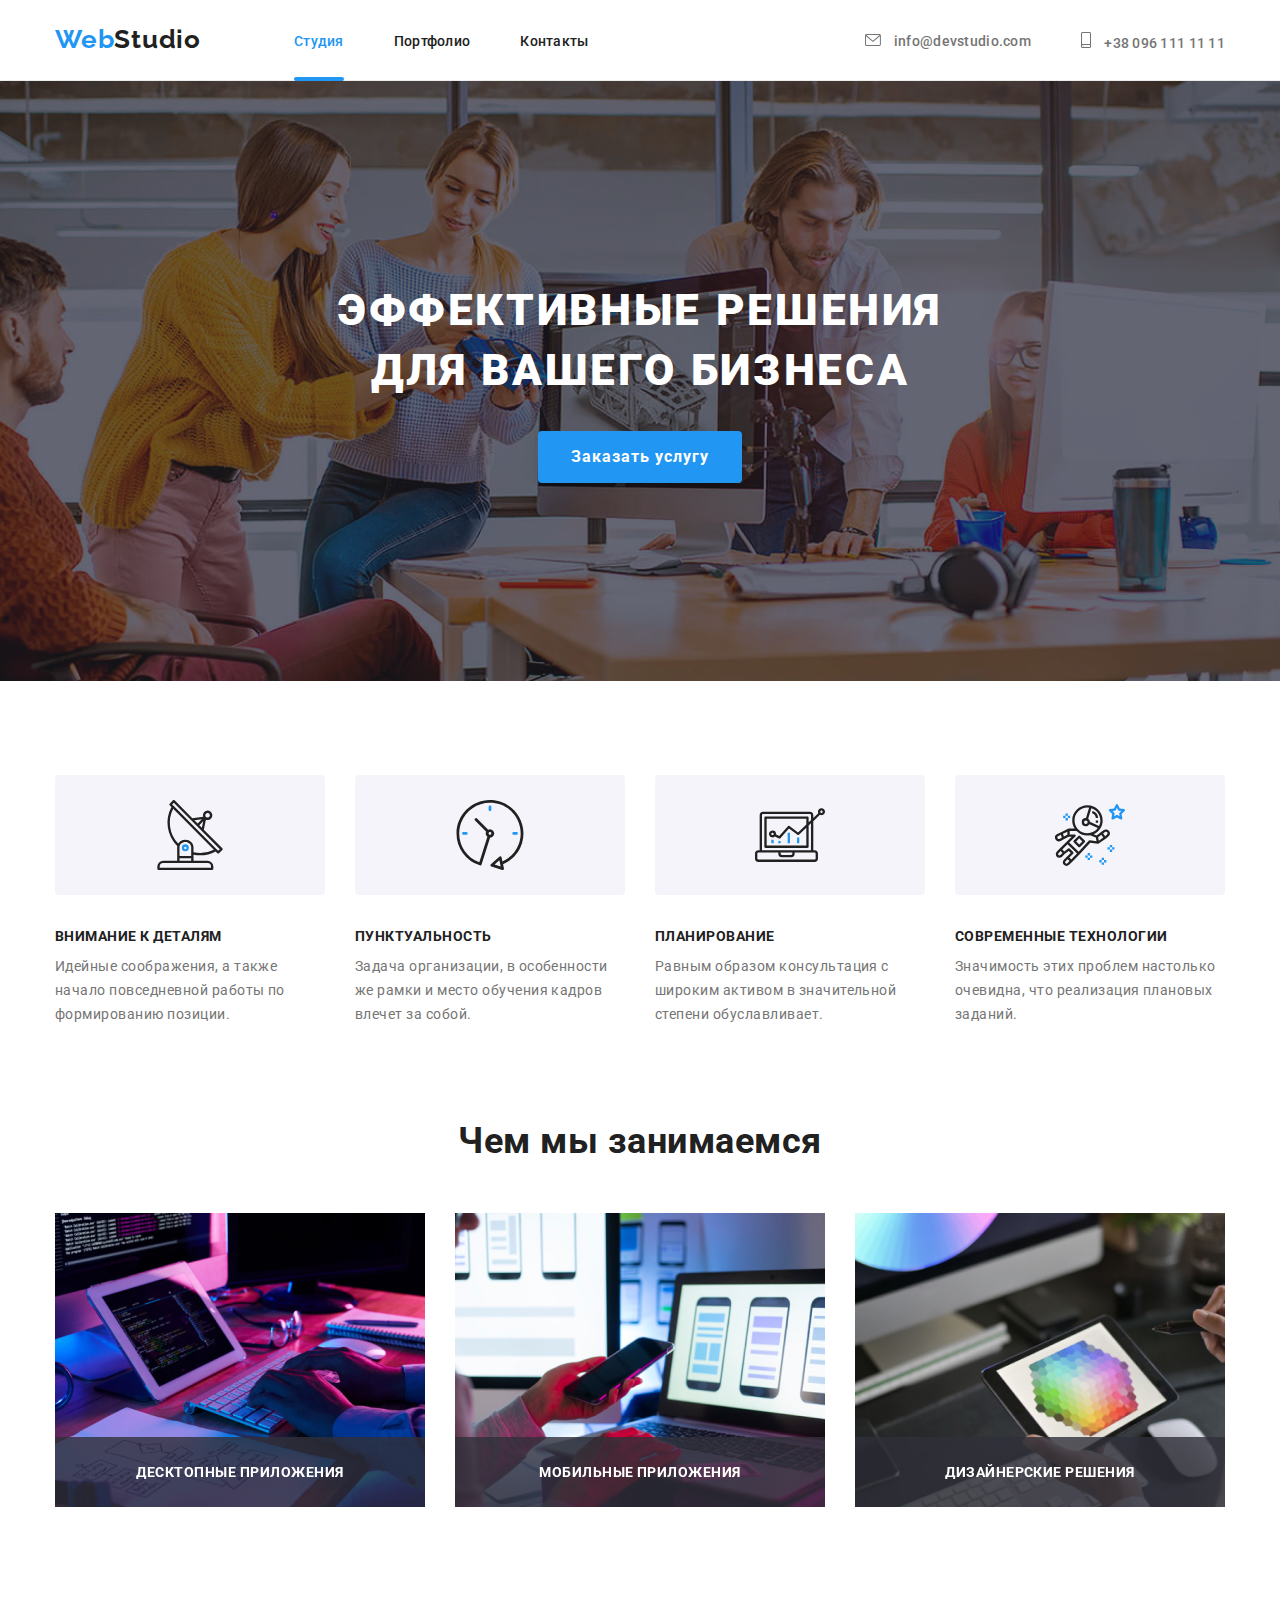
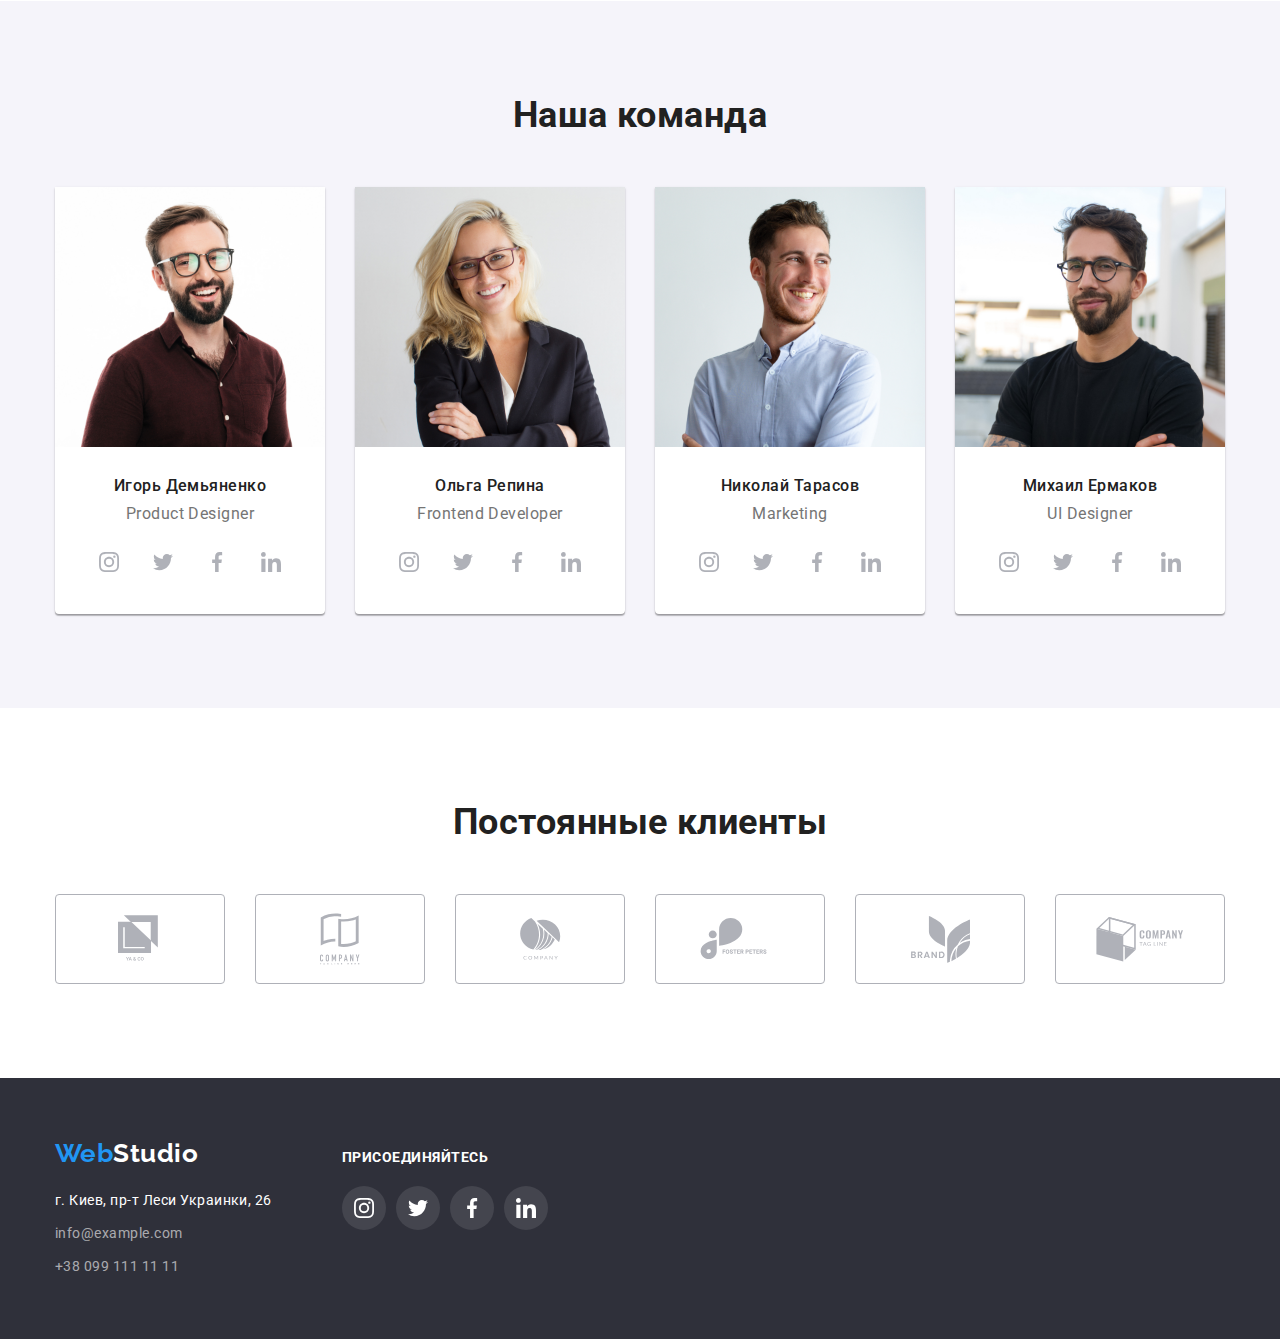
<file: index.html>
<!DOCTYPE html>
<html lang="ru">
<head>
    <meta charset="UTF-8">
    <meta name="viewport" content="width=device-width, initial-scale=1.0">
    <title> Главная | Web Studio</title>
    <link rel="preconnect" href="https://fonts.gstatic.com">
    <link href="https://fonts.googleapis.com/css2?family=Raleway:wght@700&family=Roboto:wght@400;500;700;900&display=swap" rel="stylesheet">
    <link rel="stylesheet" href="https://cdnjs.cloudflare.com/ajax/libs/modern-normalize/1.0.0/modern-normalize.min.css">
    <link rel="stylesheet" href="./css/styles.css">    
</head>


<body>

    <!--шапка сайта-->
 <header class="header">
   <div class="container flex">
     <nav class="nav-site">
        <a 
          href="./index.html">  
          <span class="logo">Web</span>Studio
       </a>

       <ul class="block-links flex list">
          <li class="nav-site-link ">
            <a class="studio link current " href="./index.html" >
               Студия
            </a> 
          </li>
   
          <li class="nav-site-link">
            <a class="link" href="./portfolio.html" >
              Портфолио
            </a>
         </li>

         <li class="nav-site-link">
            <a class="link" href="" >
               Контакты
            </a>
          </li>
       </ul>
     </nav>

     <ul class="block-contacts flex list">
        <li class="contacts-item">
            <a class="contacts link" 
            href="mailto:info@devstudio.com"> 
            <svg class="contacts-icon" width="16" height="12">
              <use href="./img/sprite.svg#icon-envelope"></use>
            </svg>
            info@devstudio.com   
          </a> 
        </li>   
        <li class="contacts-item mobile">
            <a class="contacts link" 
              href="tel:+380961111111">
              <svg class="contacts-icon" width="10" height="16">
                <use href="./img/sprite.svg#icon-smartphone"></use>
              </svg>
              +38 096 111 11 11
           </a>
        </li>
     </ul>
   </div> 
 </header>

 <main>
    <!--заказ услуги-->
    <section class="service-container background">
        <div class="container">
          <h1 class="service-title" >Эффективные решения <br> для вашего бизнеса</h1>
          <button class="button first" type="button" data-modal-open>Заказать услугу</button>
        </div>

    <!-- Модальное окно -->
    <div class="backdrop is-hidden" data-modal> 
      <div class="modal"> 
        <button class="modal-close" data-modal-close>
        <svg width="18px" height="18px">
          <use href="./img/sprite.svg#icon-close-black-18dp"></use>
        </svg>
        </button>
      </div>
    </div>
        


    </section>




    <!--мягкие навыки-->
    <section class="softskills">
      <div class="container">
        <h2 hidden> мы гарантируем </h2> 
        <ul class="flex list">
            <li class="softskill-item antenna">
              <h3 class="softskills-titles">Внимание к деталям</h3>
              <p class="softskills-text">Идейные соображения, а также начало повседневной работы по формированию позиции.</p>
            </li>
        

            <li class="softskill-item clock">
              <h3 class="softskills-titles">Пунктуальность</h3>
              <p class="softskills-text">Задача организации, в особенности же рамки и место обучения кадров влечет за собой.</p>
           </li>

        
           <li class="softskill-item diagram">
              <h3 class="softskills-titles">Планирование</h3>
              <p class="softskills-text">Равным образом консультация с широким активом в значительной степени обуславливает.</p>
          </li>

          <li class="softskill-item astronaut">
             <h3 class="softskills-titles">Современные технологии</h3>
             <p class="softskills-text">Значимость этих проблем настолько очевидна, что реализация плановых заданий.</p>
         </li>
       </ul>
     </div>
   </section>
   
   <!--Чем мы занимаемся-->
   <section class="activity-container">
    <div class="container">
        <h2 class="title">Чем мы занимаемся</h2>

        <ul class="flex list">
            <li class="activity-container-item">
               <img class="img" src="./img/img.jpg" alt="програмирование" width="370">
               <p class="activity-container-text">Десктопные приложения</p>
            </li>

           <li class="activity-container-item">
               <img src="./img/img2.jpg" alt="разработка мобильных приложений" width="370">
               <p class="activity-container-text">Мобильные приложения</p>
           </li>

           <li class="activity-container-item">
               <img src="./img/img3.jpg" alt="веб дизайн" width="370"> 
               <p class="activity-container-text">Дизайнерские решения</p>
           </li>
        </ul>
    </div>
   </section>

   <!--Список участников команды-->
   <section class="team">
     <div class="container">
         <h2 class="title"> Наша команда </h2>
         <ul class="team-img list">
            <li class="team-item"> 
              <img src="./img/igor.jpg" alt="Product Designer" width="270">

              <div class="team-text">
                <h3 class="team-members">Игорь Демьяненко</h3>
                <p class="specialty">Product Designer</p>

                <ul class="social-links list">
                  <li class="social-links-item">
                    <a href="" class="item-link">
                      <svg class="social-links-icon" width="20px" height="20px">
                        <use href="./img/sprite.svg#icon-instagram"> </use>
                      </svg>
                    </a>
                  </li>

                  <li class="social-links-item">
                    <a href="" class="item-link"> 
                      <svg class="social-links-icon" width="20px" height="20px">
                        <use href="./img/sprite.svg#icon-twitter"> </use>
                      </svg>
                    </a>
                  </li>
                  <li class="social-links-item">
                    <a href="" class="item-link">
                      <svg class="social-links-icon" width="20px" height="20px">
                        <use href="./img/sprite.svg#icon-fb"> </use>
                      </svg>
                    </a>
                  </li>

                  <li class="social-links-item">
                    <a href="" class="item-link">
                      <svg class="social-links-icon" width="20px" height="20px">
                        <use href="./img/sprite.svg#icon-in"> </use>
                      </svg>
                    </a>
                  </li> 
                </ul>
              </div>
           </li>

           <li class="team-item"> 
             
              <img src="./img/olga.jpg" alt="Frontend Developer" width="270">

              <div class="team-text">
                <h3 class="team-members">Ольга Репина </h3>
                <p class="specialty">Frontend Developer</p>
                
                <ul class="social-links list">
                  <li class="social-links-item">
                    <a href="" class="item-link">
                    <svg class="social-links-icon" width="20px" height="20px">
                      <use href="./img/sprite.svg#icon-instagram"> </use>
                    </svg>
                   </a>
                  </li>

                  <li class="social-links-item">
                    <a href="" class="item-link"> 
                      <svg class="social-links-icon" width="20px" height="20px">
                      <use href="./img/sprite.svg#icon-twitter"> </use>
                      </svg>
                    </a>
                  </li>

                  <li class="social-links-item">
                    <a href="" class="item-link">
                    <svg class="social-links-icon" width="20px" height="20px">
                      <use href="./img/sprite.svg#icon-fb"> </use>
                    </svg>
                   </a>
                  </li>

                  <li class="social-links-item">
                    <a href="" class="item-link">
                    <svg class="social-links-icon" width="20px" height="20px">
                      <use href="./img/sprite.svg#icon-in"> </use>
                    </svg>
                   </a>
                  </li> 
               </ul>
              </div>

           </li>
           <li class="team-item"> 
              <img src="./img/Nikolay.jpg" alt="Marketing" width="270">
              <div class="team-text">
                <h3 class="team-members">Николай Тарасов</h3>
                <p class="specialty">Marketing</p>
                <ul class="social-links list">
                  <li class="social-links-item">
                    <a href="" class="item-link">
                    <svg class="social-links-icon" width="20px" height="20px">
                      <use href="./img/sprite.svg#icon-instagram"> </use>
                    </svg>
                   </a>
                  </li>

                  <li class="social-links-item">
                    <a href="" class="item-link"> 
                      <svg class="social-links-icon" width="20px" height="20px">
                      <use href="./img/sprite.svg#icon-twitter"> </use>
                      </svg>
                    </a>
                  </li>
                  <li class="social-links-item">
                    <a href="" class="item-link">
                    <svg class="social-links-icon" width="20px" height="20px">
                      <use href="./img/sprite.svg#icon-fb"> </use>
                    </svg>
                   </a>
                  </li>
                  <li class="social-links-item">
                    <a href="" class="item-link">
                    <svg class="social-links-icon" width="20px" height="20px">
                      <use href="./img/sprite.svg#icon-in"> </use>
                    </svg>
                   </a>
                  </li> 
               </ul>
              </div>
           </li>
           <li class="team-item"> 
              <img src="./img/mihail.jpg" alt="Marketing" width="270">
              <div class="team-text">
                <h3 class="team-members">Михаил Ермаков</h3>
                <p class="specialty">UI Designer</p>
                <ul class="social-links list">
                  <li class="social-links-item">
                    <a href="" class="item-link">
                    <svg class="social-links-icon" width="20px" height="20px">
                      <use href="./img/sprite.svg#icon-instagram"> </use>
                    </svg>
                   </a>
                  </li>

                  <li class="social-links-item">
                    <a href="" class="item-link"> 
                      <svg class="social-links-icon" width="20px" height="20px">
                      <use href="./img/sprite.svg#icon-twitter"> </use>
                      </svg>
                    </a>
                  </li>
                  <li class="social-links-item">
                    <a href="" class="item-link">
                    <svg class="social-links-icon" width="20px" height="20px">
                      <use href="./img/sprite.svg#icon-fb"> </use>
                    </svg>
                   </a>
                  </li>
                  <li class="social-links-item">
                    <a href="" class="item-link">
                    <svg class="social-links-icon" width="20px" height="20px">
                      <use href="./img/sprite.svg#icon-in"> </use>
                    </svg>
                   </a>
                  </li> 
               </ul>
              </div>
           </li>  
         </ul>
     </div>
   </section>

   <section class="clients"> 
      <div class="container">
         <h2 class="title">Постоянные клиенты</h2>
         <ul class="clients-list list">
           <li class="clients-item">
            <a href="" class="clients-item-link">
              <svg class="clients-item-icon" width="44" height="49" >
                <use href="./img/sprite.svg#icon-logo1"></use>
              </svg>
            </a>
           </li>
           <li class="clients-item">
             <a href="" class="clients-item-link">
               <svg class="clients-item-icon" width="40" height="52">
                 <use href="./img/sprite.svg#icon-logo2"></use>
               </svg>
             </a>                    
           </li>
           <li class="clients-item">
             <a href="" class="clients-item-link">
               <svg class="clients-item-icon" width="41" height="42">
                 <use href="./img/sprite.svg#icon-logo3"></use>
               </svg>
             </a>
           </li>
           <li class="clients-item">
             <a href="" class="clients-item-link">
               <svg class="clients-item-icon" width="80" height="42">
                 <use href="./img/sprite.svg#icon-logo4"></use>
               </svg>
             </a>
           </li>
           <li class="clients-item">
             <a href="" class="clients-item-link">
               <svg class="clients-item-icon" width="59" height="47">
                 <use href="./img/sprite.svg#icon-logo5"></use>
               </svg>
             </a>
           </li>
           <li class="clients-item">
             <a href="" class="clients-item-link">
               <svg class="clients-item-icon" width="88" height="45">
                 <use href="./img/sprite.svg#icon-logo6"></use>
               </svg>
             </a>
           </li>
         </ul>
      </div>
   </section>
</main>

     <!--Футер-->
  <footer>

    <div class="container">

     <div class="adress-block">
       <a class="footer-logo" href="./index.html"><span class="logo">Web</span>Studio</a>

       <address> 
            г. Киев, пр-т Леси Украинки, 26 <br />
        
           
         <ul class="adress-contacts list">
             <li class="adress-item">
              <a href="mailto:info@example.com">info@example.com</a> <br />
            </li> 
            <li class="adress-item">
              <a href="tel:+380991111111">+38 099 111 11 11</a>
            </li> 
         </ul>
       </address>
     </div>

     <div class="join-block">
        <p class="join-block-element">присоединяйтесь</p>
        <ul class="joinblock-social-list list">
          <li class="social-links-item">
            <a href="" class="item-link">
              <svg class="social-links-icon" width="20px" height="20px">
                <use href="./img/sprite.svg#icon-instagram"> </use>
              </svg>
            </a>
          </li>

          <li class="social-links-item">
            <a href="" class="item-link"> 
              <svg class="social-links-icon" width="20px" height="20px">
                <use href="./img/sprite.svg#icon-twitter"> </use>
              </svg>
            </a>
          </li>
          <li class="social-links-item">
            <a href="" class="item-link">
              <svg class="social-links-icon" width="20px" height="20px">
                <use href="./img/sprite.svg#icon-fb"> </use>
              </svg>
            </a>
          </li>
          <li class="social-links-item">
             <a href="" class="item-link">
               <svg class="social-links-icon" width="20px" height="20px">
                 <use href="./img/sprite.svg#icon-in"> </use>
               </svg>
             </a>
           </li> 
         </ul>
      </div>

    </div>
  </footer>

<script src="./js/modal.js"></script>

</body>
</html>
</file>
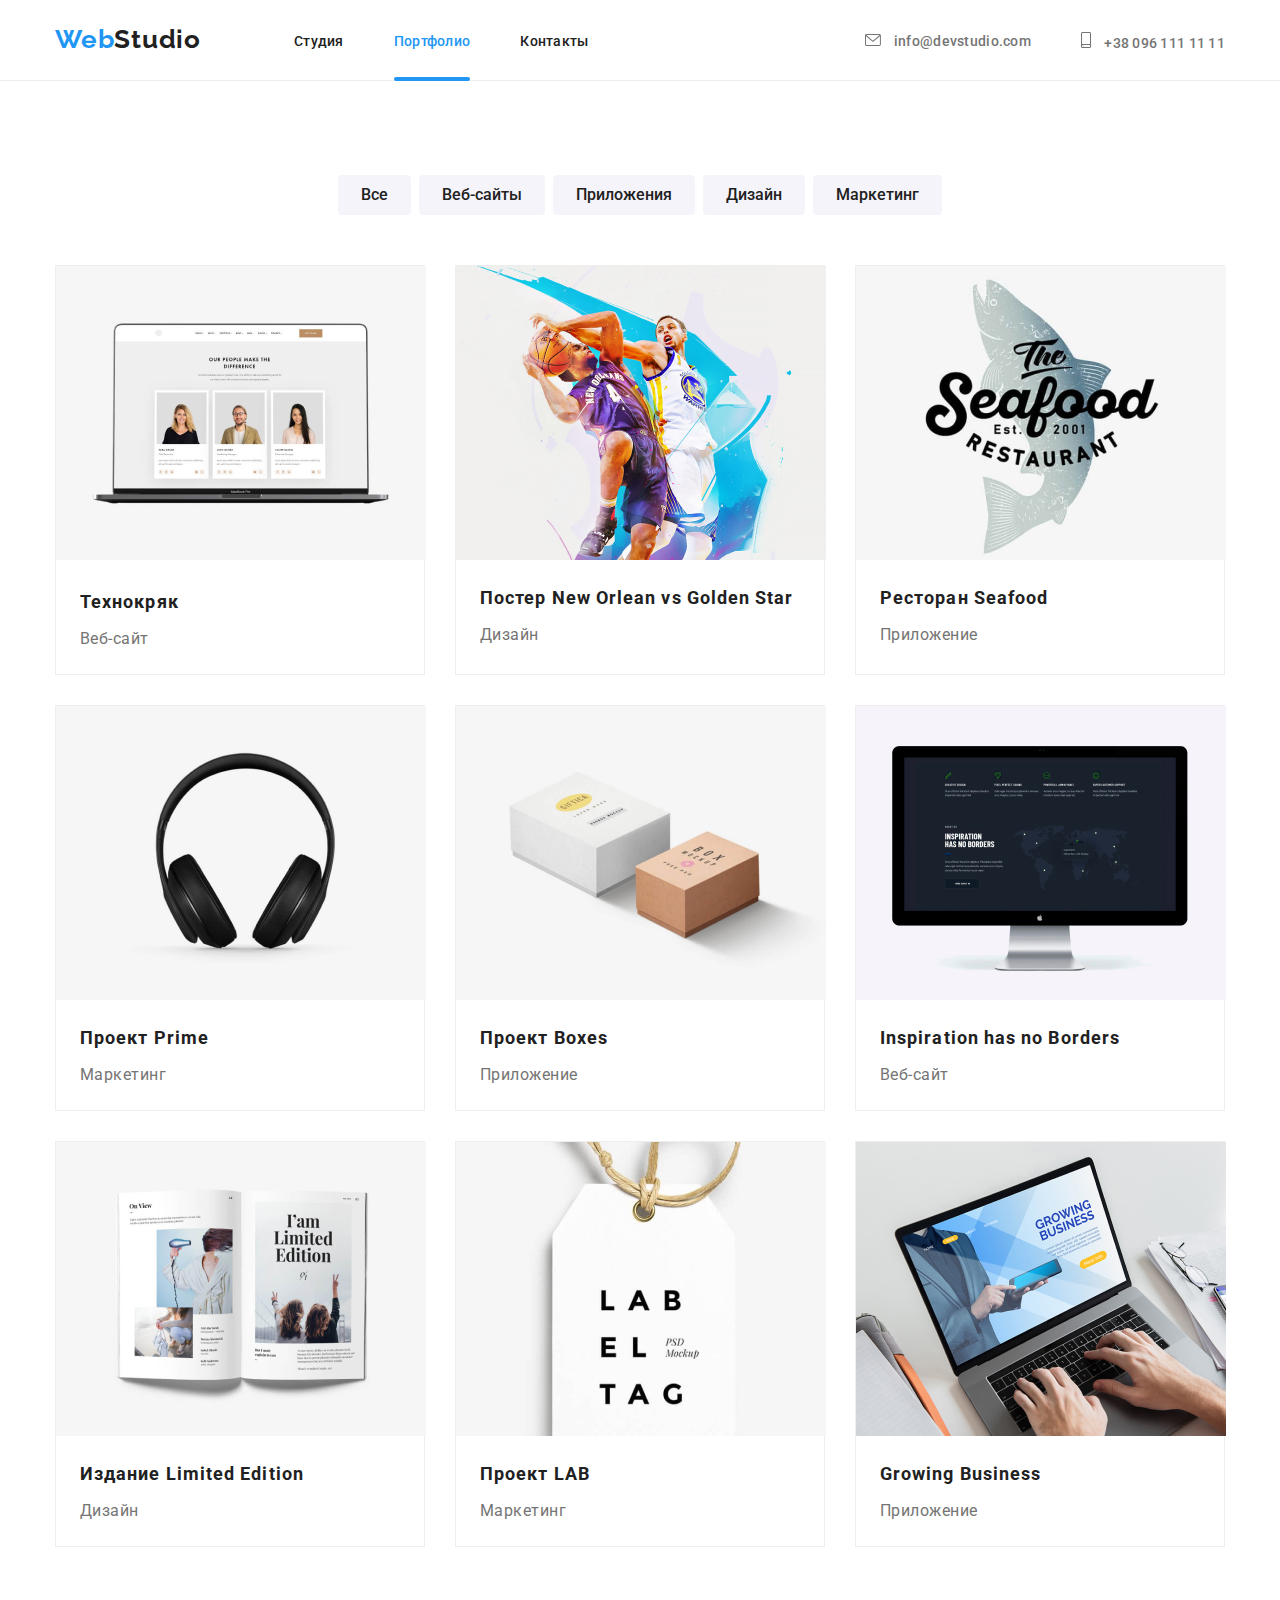
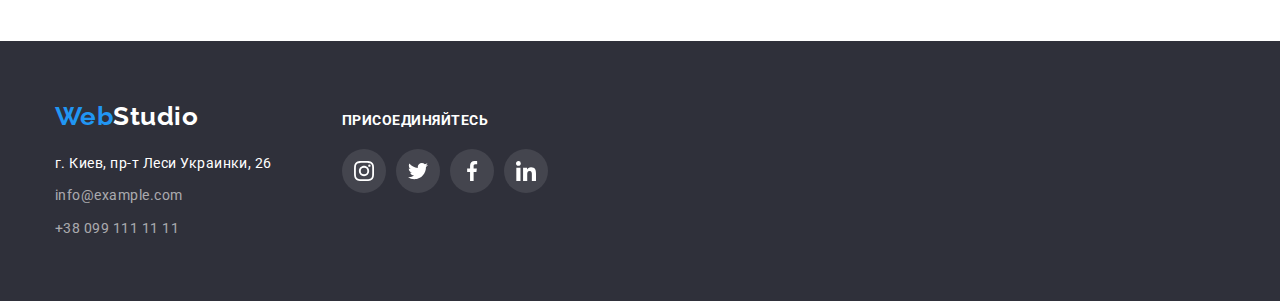
<file: portfolio.html>
<!DOCTYPE html>
<html lang="ru">
  <head>
    <meta charset="UTF-8" />
    <meta name="viewport" content="width=device-width, initial-scale=1.0" />
    <title>Портфолио | Web Studio</title>
    <link rel="preconnect" href="https://fonts.gstatic.com" />
    <link
      href="https://fonts.googleapis.com/css2?family=Raleway:wght@700&family=Roboto:wght@400;500;700;900&display=swap"
      rel="stylesheet"
    />
    <link rel="stylesheet" href="./css/styles.css" />
  </head>

  <body>
    <!--шапка сайта-->
    <header class="header">
      <div class="container flex">
        <nav class="nav-site">
          <a href="./index.html"> <span class="logo">Web</span>Studio </a>

          <ul class="block-links flex list">
            <li class="nav-site-link">
              <a class="link" href="./index.html"> Студия </a>
            </li>

            <li class="nav-site-link ">
              <a class="portfolio link current" href="./portfolio.html"> Портфолио </a>
            </li>

            <li class="nav-site-link">
              <a class="link" href=""> Контакты </a>
            </li>
          </ul>
        </nav>

        <ul class="block-contacts flex list">
          <li class="contacts-item">
            <a class="contacts link" 
            href="mailto:info@devstudio.com"> 
            <svg class="contacts-icon" width="16" height="12">
              <use href="./img/sprite.svg#icon-envelope"></use>
            </svg>
            info@devstudio.com   
          </a> 
        </li>   
        <li class="contacts-item mobile">
            <a class="contacts link" 
              href="tel:+380961111111">
              <svg class="contacts-icon" width="10" height="16">
                <use href="./img/sprite.svg#icon-smartphone"></use>
              </svg>
              +38 096 111 11 11
           </a>
          </li>
        </ul>
      </div>
    </header>

    <!--основной контент-->
    <main>
      <section class="offers">
        <div class="container">
          <h1 hidden>Наши работы</h1>

          <!--кнопки фильтров-->
          <ul class="offers-btn list flex">
            <li class="offers-btn-item">
              <button class="button second" type="button">Все</button>
            </li>
            <li class="offers-btn-item">
              <button class="button second" type="button">Веб-сайты</button>
            </li>
            <li class="offers-btn-item">
              <button class="button second" type="button">Приложения</button>
            </li>
            <li class="offers-btn-item">
              <button class="button second" type="button">Дизайн</button>
            </li>
            <li class="offers-btn-item">
              <button class="button second" type="button">Маркетинг</button>
            </li>
          </ul>

          <!--список предложений-->

          <ul class="offers-page list">
            <li class="offers-page-element">
                <a href="#" class="offers-page-link">

                  <div class="offers-thumb">
                    <img class="offers-img"
                      src="./img/tehnokryak.jpg"
                      alt="веб-сайт технокряк"
                      width="370"
                    />

                    <div class="offers-overlay">
                    <p class="offers-overlay-text">
                      Технокряк это современная площадка распространения коронавируса. Компании используют эту платформу для цифрового шпионажа и атак на защищённые сервера конкурентов.
                    </p>
                   </div>
                 </div> 

                <div class="offers-text">
                  <h2>Технокряк</h2>
                  <p>Веб-сайт</p>
                </div>
              </a>
            </li>

            <li class="offers-page-element">
              <a href="" class="offers-page-link">
                <img
                  src="./img/neworlean.jpg"
                  alt="Постер New Orlean vs Golden Star"
                  width="370"
                />
                <div class="offers-text">
                  <h2>Постер New Orlean vs Golden Star</h2>
                  <p>Дизайн</p>
                </div>
              </a>
            </li>

            <li class="offers-page-element">
              <a href="" class="offers-page-link">
                <img
                  src="./img/seafood.jpg"
                  alt="Ресторан Seafood"
                  width="370"
                />
                <div class="offers-text">
                  <h2>Ресторан Seafood</h2>
                  <p>Приложение</p>
                </div>
              </a>
            </li>

            <li class="offers-page-element">
              <a href="" class="offers-page-link">
                <img
                  src="./img/project-prime.jpg"
                  alt="Проект Prime"
                  width="370"
                />
                <div class="offers-text">
                  <h2>Проект Prime</h2>
                  <p>Маркетинг</p>
                </div>
              </a>
            </li>

            <li class="offers-page-element">
              <a href="" class="offers-page-link">
                <img
                  src="./img/project-boxes.jpg"
                  alt="Проект Boxes"
                  width="370"
                />
                <div class="offers-text">
                  <h2>Проект Boxes</h2>
                  <p>Приложение</p>
                </div>
              </a>
            </li>

            <li class="offers-page-element">
              <a href="" class="offers-page-link">
                <img
                  src="./img/insperation.jpg"
                  alt="Inspiration has no Borders"
                  width="370"
                />
                <div class="offers-text">
                  <h2>Inspiration has no Borders</h2>
                  <p>Веб-сайт</p>
                </div>
              </a>
            </li>

            <li class="offers-page-element">
              <a href="" class="offers-page-link">
                <img
                  src="./img/limited-edition.jpg"
                  alt="Издание Limited Edition"
                  width="370"
                />
                <div class="offers-text">
                  <h2>Издание Limited Edition</h2>
                  <p>Дизайн</p>
                </div>
              </a>
            </li>

            <li class="offers-page-element">
              <a href="" class="offers-page-link">
                <img src="./img/project-lab.jpg" alt="Проект LAB" width="370" />
                <div class="offers-text">
                  <h2>Проект LAB</h2>
                  <p>Маркетинг</p>
                </div>
              </a>
            </li>

            <li class="offers-page-element">
              <a href="" class="offers-page-link">
                <img
                  src="./img/growing-business.jpg"
                  alt="Growing Business"
                  width="370"
                />
                <div class="offers-text">
                  <h2>Growing Business</h2>
                  <p>Приложение</p>
                </div>
              </a>
            </li>
          </ul>
        </div>
      </section>
    </main>

    <!--Футер-->
    <footer>

      <div class="container">
  
       <div class="adress-block">
         <a class="footer-logo" href="./index.html"><span class="logo">Web</span>Studio</a>
  
         <address> 
              г. Киев, пр-т Леси Украинки, 26 <br />
          
             
           <ul class="adress-contacts list">
               <li class="adress-item">
                <a href="mailto:info@example.com">info@example.com</a> <br />
              </li> 
              <li class="adress-item">
                <a href="tel:+380991111111">+38 099 111 11 11</a>
              </li> 
           </ul>
         </address>
       </div>
  
       <div class="join-block">
          <p class="join-block-element">присоединяйтесь</p>
          <ul class="joinblock-social-list list">
            <li class="social-links-item">
              <a href="" class="item-link">
                <svg class="social-links-icon" width="20px" height="20px">
                  <use href="./img/sprite.svg#icon-instagram"> </use>
                </svg>
              </a>
            </li>
  
            <li class="social-links-item">
              <a href="" class="item-link"> 
                <svg class="social-links-icon" width="20px" height="20px">
                  <use href="./img/sprite.svg#icon-twitter"> </use>
                </svg>
              </a>
            </li>
            <li class="social-links-item">
              <a href="" class="item-link">
                <svg class="social-links-icon" width="20px" height="20px">
                  <use href="./img/sprite.svg#icon-fb"> </use>
                </svg>
              </a>
            </li>
            <li class="social-links-item">
               <a href="" class="item-link">
                 <svg class="social-links-icon" width="20px" height="20px">
                   <use href="./img/sprite.svg#icon-in"> </use>
                 </svg>
               </a>
             </li> 
           </ul>
        </div>
  
      </div>
    </footer>
  </body>
</html>
</file>
<file: css/styles.css>
html {
  box-sizing: border-box;
}

*,
*::before,
*::after {
  box-sizing: border-box;
}

:root {
  --primary-text-color: #212121;
  --accent-color: #2196f3;
  --second-text-color: #757575;
  --primary-bg-color: #f5f4fa;
  --medium-bg-color: #e5e5e5;
  --dark-bg-color: #2f303a;
  --transparent-color: rgba(255, 255, 255, 0.6);
  --white-color: #ffffff;
}

/* основной цвет текста #212121 */
/* цвет вторичного текста #757575  */
/* цвет акцента #2196F3 */
/* темный цвет фона #2F303A */
/* светлый цвет фона #E5E5E5 */
/* средний цвет фона #F5F4FA */
/* белый цвет #FFFFFF */
/* белый прозрачный rgba(255, 255, 255, 0.6 */

body {
  background-color: #ffffff;
  color: var(--primary-text-color);
  font-family: Roboto, sans-serif;
  letter-spacing: 0.03em;

  margin: 0;
}

/* шапка сайта */
.flex {
  display: flex;
}

.list {
  list-style: none;
  padding: 0;
  margin: 0;
}


img {
  display: block;
}



.header {
  display: flex;
  align-items: center;

  border-bottom-style: solid;
  border-bottom-width: 1px;
  border-bottom-color: #ececec;
}

.nav-logo {
  color: var(--primary-text-color);
}

.nav-site > a {
  color: var(--primary-text-color);
  font-family: Raleway, sans-serif;

  font-weight: 700;
  font-size: 26px;
  line-height: 1.2;
  letter-spacing: 0.03em;
}

.header a {

  display: inline-block;
  text-decoration: none;
}

.nav-site,
.contacts {
  /* outline: 1px solid tomato; */
  display: flex;
  align-items: center;

  font-weight: 500;
  font-size: 14px;
  line-height: 1.14;
  letter-spacing: 0.02em;
  
}

.nav-site-link {
  margin-right: 50px;
}

.nav-site-link:last-child,
.contacts-item:last-child {
  margin-right: 0;
}

.block-contacts {
  margin-left: auto;
 
}

.contacts-item {
  margin-right: 50px;
  display: inline-flex;
  align-items: center;
  
}

.contacts-icon {
  display: inline-block;
  fill: currentColor;
  margin-right: 10px;
}

.block-links {
  margin-left: 93px;
}

.nav-site .link.current {
  color: var(--accent-color);
}

.link {
  color: var(--primary-text-color);
  transition: color 250ms cubic-bezier(0.4, 0, 0.2, 1);
}


/* =========== Полоска ============== */
.portfolio {
position: relative;
}

.portfolio::after {
  position: absolute;
  content: "";
  top: 98.5%;
  left: 0;
  width: 100%;
  height: 4px;
  
  
  
  border-radius: 2px;
  background-color: var(--accent-color);
}

.studio {
  position: relative;
}

.studio::after {
  position: absolute;
  top: 98.5%;
  left: 0;  
  content: "";

  width: 100%;
  height: 4px;
  /* display: block; */
  border-radius: 2px;
  background-color: var(--accent-color);
}



.header .link:hover,
.header .link:focus {
  color: var(--accent-color);
  
}

.contacts {
  color: var(--second-text-color);
}

.header .link {
  
  padding-top: 32px;
  padding-bottom: 28px;
}
    /* ===============ФУТЕР========== */

footer {
  padding-top: 60px;
  padding-bottom: 60px;

  background-color: var(--dark-bg-color);
  color: var(--white-color);
}

footer .container {
  display: flex;
  align-items: baseline;
  
}

.adress-block {
  /* outline: 1px solid tomato; */
  margin-right: 70px;
}

address {
  margin-top: 20px;
  font-style: normal;
  font-size: 14px;
  line-height: 1.71;
}

.adress-item:not(:first-child) {
  display: block;
  margin-top: 9px;
}

.adress-contacts {
  margin-top: 9px;
}

.adress-conrainer {
  margin-top: 9px;
}

footer a {
  text-decoration: none;
}

.footer-logo {
  color: var(--white-color);
  font-family: Raleway, sans-serif;
  font-weight: 700;
  font-size: 26px;
  line-height: 1.19;
}

.logo {
  color: var(--accent-color);
}

address a {
  color: var(--transparent-color);
  transition: color 250ms cubic-bezier(0.4, 0, 0.2, 1);
}

address a:hover,
address a:focus {
  color: var(--accent-color);
  
}

.join-block {
  /* outline: 1px solid tomato; */
}

.join-block-element {
  margin: 0;

  font-weight: 700;
  font-size: 14px;
  line-height: 1.14; 
  text-transform: uppercase;
}

.joinblock-social-list {
  display: flex;
  margin-top: 20px;
}
 
.join-block .item-link {
  color: #ffffff;
  background-color: rgba(255, 255, 255, 0.1);
  
}

   /* ============ ЗАКАЗ УСЛУГИ ============ */
.background {
  max-width: 1600px;
  height: 600px;
  margin-left: auto;  
  margin-right: auto;
  
  background-image: linear-gradient(rgba(47, 48, 58, 0.4), rgba(47, 48, 58, 0.4)), url(../img/herobackground.jpg);
  background-repeat: no-repeat;
  background-position: center;  
  background-size: cover;
}

.service-container {
  margin-top: 0;
  padding-bottom: 200px;
  padding-top: 200px;

  background-color: var(--dark-bg-color);
  text-align: center;
}




.service-title {
  margin: 0;

  color: var(--white-color);

  font-weight: 900;
  font-size: 44px;
  line-height: 1.36;

  letter-spacing: 0.06em;
  text-transform: uppercase;
}

/* ==============Soft skills========== */

.softskills {
  padding-top: 94px;
}

.softskill-item {
  width: calc((100% - 90px) / 4);
  text-align: left;
}

.softskill-item:not(:last-child) {
  margin-right: 30px;
}

.softskills-titles {
  margin-top: 30px;
  margin-bottom: 0;
  font-weight: 700;
  font-size: 14px;
  line-height: 1.14;
  text-transform: uppercase;
}
.softskills-text {
  margin-top: 10px;
  margin-bottom: 0;
  color: var(--second-text-color);

  font-size: 14px;
  line-height: 1.71;
}

.softskill-item::before {
  content: "";
  display: inline-block;
  width: 270px;
  height: 120px;

  background: #f5f4fa;
  border-radius: 4px;
}

.antenna::before {
  background-image: url(../img/antenna.svg);
  background-repeat: no-repeat;
  background-position: center;
}

.clock::before {
  background-repeat: no-repeat;
  background-position: center;
  background-image: url(../img/clock.svg);
}

.diagram::before {
  background-repeat: no-repeat;
  background-position: center;
  background-image: url(../img/diagram.svg);
}

.astronaut::before {
  background-repeat: no-repeat;
  background-position: center;
  background-image: url(../img/astronaut.svg);
}

/* ===========Чем мы занимаемся========== */

.activity-container {
  padding-top: 94px;
  padding-bottom: 94px;
}

.title {
  margin-top: 0;
  margin-bottom: 50px;
  font-weight: 700;
  font-size: 36px;
  line-height: 1.16;
  text-align: center;
}
.activity-container-item {
  position: relative;
  width: calc((100% - 60px) / 3);

}

.activity-container-item:not(:last-child) {
  margin-right: 30px;
}

/*============= Оверлэй на чем мы занимаемся ===========*/
.activity-container-text {
  content: "";
  position: absolute; 
  bottom: 0;
  display: inline-block;
  width: 100%;
  height: 70px;
  margin: 0;
  padding-top: 27px;

  font-weight: 700;
  font-size: 14px;
  line-height: 1.143;
  text-align: center;
  text-transform: uppercase;
  color: #ffffff;
  background-color: rgba(47, 48, 58, 0.8);

}

/* ================ Наша команда ==================*/
.team {
  padding-top: 94px;
  padding-bottom: 94px;
  background-color: var(--primary-bg-color);
}

.team-img {
  margin-top: 50px;
  display: flex;
}

.team-item {
  width: calc((100% - 90px) / 4);
  background-color: var(--white-color);
  box-shadow: 0px 1px 3px rgba(0, 0, 0, 0.12), 0px 1px 1px rgba(0, 0, 0, 0.14),
    0px 2px 1px rgba(0, 0, 0, 0.2);
  border-radius: 0px 0px 4px 4px;
}

.team-item:not(:last-child) {
  margin-right: 30px;
}

.team-text {
  
  padding-top: 30px;
  padding-bottom: 30px;
  padding-left: 32px;
  padding-right: 32px;
  margin-left: auto;
  margin-right: auto;

  text-align: center;
}

.team-members {
  margin: 0;

  font-weight: 500;
  font-size: 16px;
  line-height: 1.18;
}

.specialty {
  margin: 0;
  margin-top: 10px;

  color: var(--second-text-color);
  font-size: 16px;
  line-height: 1.18;
}

/* ======================= ИКОНКИ ===================== */
.social-links {
  
  display: flex;
  margin-top: 16px;
}


.social-links-item:not(:last-child) {
  margin-right: 10px;
}

.item-link {

  width: 44px;
  height: 44px;
  display: flex;
  justify-content: center;
  align-items: center;   

  
  color: var(--color4, #afb1b8);
  background-color: #fff;
  border-radius: 50%;
  transition: background-color 250ms cubic-bezier(0.4, 0, 0.2, 1), 
  color 250ms cubic-bezier(0.4, 0, 0.2, 1)  ;
}

.item-link:hover,
.item-link:focus{
  color: #ffffff;
  background-color: var(--accent-color);
  cursor: pointer;

}

.social-links-icon {
  display: block;
  fill: currentColor;
}

/*=============== стили кнопок ======================*/
.button {
  border-radius: 4px;
  border: 1px solid transparent;

  font-family: inherit;
  align-items: center;
  text-align: center;

  display: inline-block;
}

.first {
  padding: 10px 32px;
  margin-top: 30px;
  box-shadow: 0px 4px 4px rgba(0, 0, 0, 0.15);

  color: var(--white-color);
  background-color: var(--accent-color);

  font-weight: 700;
  font-size: 16px;
  line-height: 1.87;
  letter-spacing: 0.06em;

  transition: color 250ms cubic-bezier(0.4, 0, 0.2, 1), 
  background-color 250ms cubic-bezier(0.4, 0, 0.2, 1);
}

.second {
  padding: 6px 22px;

  color: var(--primary-text-color);
  background-color: var(--primary-bg-color);

  font-weight: 500;
  font-size: 16px;
  line-height: 1.62;
  
  transition: color 250ms cubic-bezier(0.4, 0, 0.2, 1), 
  background-color 250ms cubic-bezier(0.4, 0, 0.2, 1),
  box-shadow 250ms cubic-bezier(0.4, 0, 0.2, 1);
}

.button.second:hover,
.button.second:focus {
  color: var(--white-color);
  background-color: var(--accent-color);
  cursor: pointer;

  box-shadow: 0px 3px 1px rgba(0, 0, 0, 0.1), 0px 1px 2px rgba(0, 0, 0, 0.08),
    0px 2px 2px rgba(0, 0, 0, 0.12);

}

.button.first:hover {
  color: var(--primary-text-color);
  background-color: var(--primary-bg-color);
  cursor: pointer;

}

/*==================== список предложений ====================*/
.offers-btn {
  justify-content: center;
}

.offers-btn-item:not(:last-child) {
  margin-right: 8px;
}

.offers {
  padding-top: 94px;
  padding-bottom: 94px;
}

.offers-text {
  padding: 20px 24px;
  
}

.offers h2 {
  margin: 0;

  color: var(--primary-text-color);
  font-weight: 700;
  font-size: 18px;
  line-height: 2;
  letter-spacing: 0.06em;
}

.offers-text p {
  margin: 0;
  margin-top: 4px;

  color: var(--second-text-color);
  font-size: 16px;
  line-height: 1.87;
}

.offers a {
  text-decoration: none;
}

.offers-page {
  display: flex;
  flex-wrap: wrap;
  margin-top: 50px;
}

.offers-page-element {
  width: calc((100% - 60px) / 3);
  margin-right: 30px;
  margin-bottom: 30px;

  text-align: left;
  border: 1px solid #eeeeee;
}


.offers-page-element:nth-child(3n) {
  margin-right: 0;
}

.offers-page-element:nth-last-child(-n + 3) {
  margin-bottom: 0;
}

.offers-page-link {
  display: inline-block;

  transition: box-shadow 250ms cubic-bezier(0.4, 0, 0.2, 1);
  
}

.offers-page-link:hover,
.offers-page-link:focus {
  box-shadow: 0px 1px 1px rgba(0, 0, 0, 0.12), 0px 4px 4px rgba(0, 0, 0, 0.06), 1px 4px 6px rgba(0, 0, 0, 0.16);
  
}

/*============= Оверлэй на карточку технокряк =============*/

.offers-thumb {
  position: relative;
  display: inline-block;
  overflow: hidden;

}

.offers-overlay {
  position: absolute;
  top: 100%;
  display: inline-block;
  width: 100%;
  height: 100%;
  padding: 63px 24px;

  content: "";  
  background-color: rgba(33, 150, 243, 0.9);
  transition: transform 250ms cubic-bezier(0.4, 0, 0.2, 1);
  
}

.offers-page-link:hover .offers-overlay,
.offers-page-link:focus .offers-overlay {
transform: translateY(-100%);

}

.offers-overlay-text {
  margin: 0;
  font-weight: 400;
  font-size: 18px;
  line-height: 1.56;
  color: #ffffff;
}


/*===================== постоянные клиенты ===============*/
.clients {
  padding-top: 94px;
  padding-bottom: 94px;
}

.clients-list {
  display: flex;
}

.clients-item-link {
  width: 170px;
  height: 90px;
  display: flex;
  justify-content: center;
  align-items: center;

  color: var(--color4, #afb1b8);
  border: 1px solid #afb1b8;
  border-radius: 4px;

  transition: color 250ms cubic-bezier(0.4, 0, 0.2, 1),
              border-color 250ms cubic-bezier(0.4, 0, 0.2, 1);
}

.clients-item-link:hover,
.clients-item-link:focus {
  color: var(--accent-color);
  border-color: var(--accent-color);
  cursor: pointer;
}

.clients-item:not(:last-child) {
  margin-right: 30px;
}

.clients-item-icon {
  display: block;
  fill: currentColor;
}


/* контейнер для размера блоков */

.container {
  /* outline: 1px solid tomato; */

  width: 1200px;
  margin-left: auto;
  margin-right: auto;
  padding-left: 15px;
  padding-right: 15px;
}



/*=================== МОДАЛЬНОЕ ОКНО ======================== */



.backdrop {
  position: fixed;
  top: 0;
  left: 0;
  width: 100%;
  height: 100%;
 
  background-color: rgba(0, 0, 0, 0.2);
  transition: opacity 500ms cubic-bezier(0.4, 0, 0.2, 1),
              background-color 500ms cubic-bezier(0.4, 0, 0.2, 1);
}

.backdrop.is-hidden {
  opacity: 0;
  pointer-events: none;
}

.modal {
  
  position: absolute;
  top: 50%;
  left: 50%;
  transform: translate(-50%, -50%);
  width: 581px;
  height: 528px;
  padding: 8px;

  
  background-color: #fff;
  box-shadow: 0px 1px 3px rgba(0, 0, 0, 0.12), 0px 1px 1px rgba(0, 0, 0, 0.14), 0px 2px 1px rgba(0, 0, 0, 0.2);
  border-radius: 4px;
}

.modal-close {
  display: flex;
  margin-left: auto;
  width: 30px;
  height: 30px; 
  padding: 6px;
  /* background-image: url(../img/close-black-18dp.svg);
  background-repeat: no-repeat;
  background-position: center; */

  background-color: #fff;
  border: 1px solid rgba(0, 0, 0, 0.1);
  border-radius: 50%;
  transition: box-shadow 250ms cubic-bezier(0.4, 0, 0.2, 1);
}

.modal-close:hover {
  box-shadow: 0px 1px 1px rgba(0, 0, 0, 0.12), 0px 4px 4px rgba(0, 0, 0, 0.06), 1px 4px 6px rgba(0, 0, 0, 0.16);
  cursor: pointer;
}
</file>
